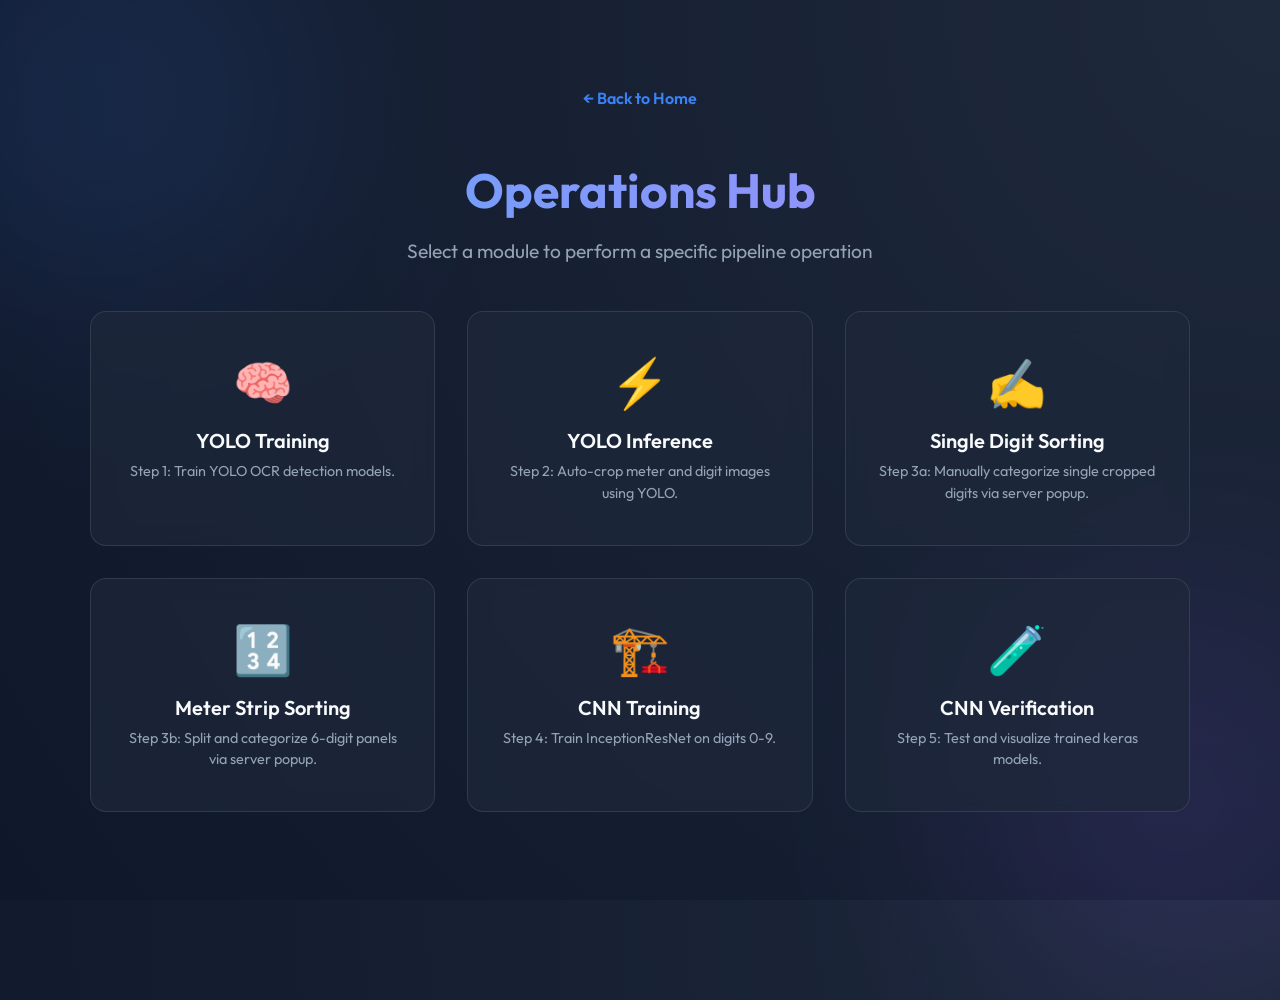
<file: templates/dashboard.html>
<!DOCTYPE html>
<html lang="en">
<head>
    <meta charset="UTF-8">
    <title>Pipeline Dashboard Hub</title>
    <link href="https://fonts.googleapis.com/css2?family=Outfit:wght@300;400;600;700&display=swap" rel="stylesheet">
    <style>
        :root {
            --bg-color: #0f172a;
            --card-bg: rgba(30, 41, 59, 0.7);
            --text-main: #f8fafc;
            --text-muted: #94a3b8;
            --accent: #3b82f6;
            --card-border: rgba(255, 255, 255, 0.1);
        }
        body {
            margin: 0;
            font-family: 'Outfit', sans-serif;
            background: radial-gradient(circle at top right, #1e293b, var(--bg-color));
            color: var(--text-main);
            min-height: 100vh;
            display: flex;
            align-items: center;
            justify-content: center;
        }
        .blob {
            position: absolute;
            width: 400px; height: 400px;
            background: var(--accent);
            border-radius: 50%;
            filter: blur(120px);
            opacity: 0.15;
            z-index: 1;
        }
        .blob-1 { top: -100px; left: -100px; }
        .blob-2 { bottom: -100px; right: -100px; background: #8b5cf6; }
        
        .container { z-index: 10; padding: 2rem; max-width: 1100px; width: 100%; text-align: center; }
        h1 {
            font-size: 3rem; margin-bottom: 0.5rem;
            background: linear-gradient(to right, #60a5fa, #a78bfa);
            -webkit-background-clip: text;
            background-clip: text;
            -webkit-text-fill-color: transparent;
        }
        .cards {
            display: grid;
            grid-template-columns: repeat(auto-fit, minmax(280px, 1fr));
            gap: 2rem;
            margin-top: 3rem;
        }
        .card {
            background: var(--card-bg);
            border: 1px solid var(--card-border);
            border-radius: 16px;
            padding: 2.5rem 2rem;
            text-decoration: none;
            color: var(--text-main);
            backdrop-filter: blur(10px);
            transition: transform 0.3s, box-shadow 0.3s, border-color 0.3s;
            display: flex; flex-direction: column; align-items: center;
        }
        .card:hover {
            transform: translateY(-5px);
            box-shadow: 0 15px 30px rgba(0,0,0,0.4);
            border-color: var(--accent);
        }
        .card-icon { font-size: 3rem; margin-bottom: 1rem; }
        .card-title { font-size: 1.25rem; font-weight: 600; margin-bottom: 0.5rem; }
        .card-desc { font-size: 0.9rem; color: var(--text-muted); line-height: 1.5; }
    </style>
</head>
<body>
    <div class="blob blob-1"></div><div class="blob blob-2"></div>
    <div class="container">
        <a href="/" style="color:var(--accent); text-decoration:none; font-weight:600; margin-bottom: 20px; display:inline-block;">&larr; Back to Home</a>
        <h1>Operations Hub</h1>
        <p class="subtitle" style="color:var(--text-muted); font-size:1.2rem;">Select a module to perform a specific pipeline operation</p>
        
        <div class="cards">
            <a href="/ui/yolo_train" class="card">
                <div class="card-icon">🧠</div>
                <div class="card-title">YOLO Training</div>
                <div class="card-desc">Step 1: Train YOLO OCR detection models.</div>
            </a>
            <a href="/ui/yolo_inference" class="card">
                <div class="card-icon">⚡</div>
                <div class="card-title">YOLO Inference</div>
                <div class="card-desc">Step 2: Auto-crop meter and digit images using YOLO.</div>
            </a>
            <a href="/ui/manual_label" class="card">
                <div class="card-icon">✍️</div>
                <div class="card-title">Single Digit Sorting</div>
                <div class="card-desc">Step 3a: Manually categorize single cropped digits via server popup.</div>
            </a>
            <a href="/ui/meter_label" class="card">
                <div class="card-icon">🔢</div>
                <div class="card-title">Meter Strip Sorting</div>
                <div class="card-desc">Step 3b: Split and categorize 6-digit panels via server popup.</div>
            </a>
            <a href="/ui/cnn_train" class="card">
                <div class="card-icon">🏗️</div>
                <div class="card-title">CNN Training</div>
                <div class="card-desc">Step 4: Train InceptionResNet on digits 0-9.</div>
            </a>
            <a href="/ui/cnn_test" class="card">
                <div class="card-icon">🧪</div>
                <div class="card-title">CNN Verification</div>
                <div class="card-desc">Step 5: Test and visualize trained keras models.</div>
            </a>
        </div>
    </div>
</body>
</html>
</file>
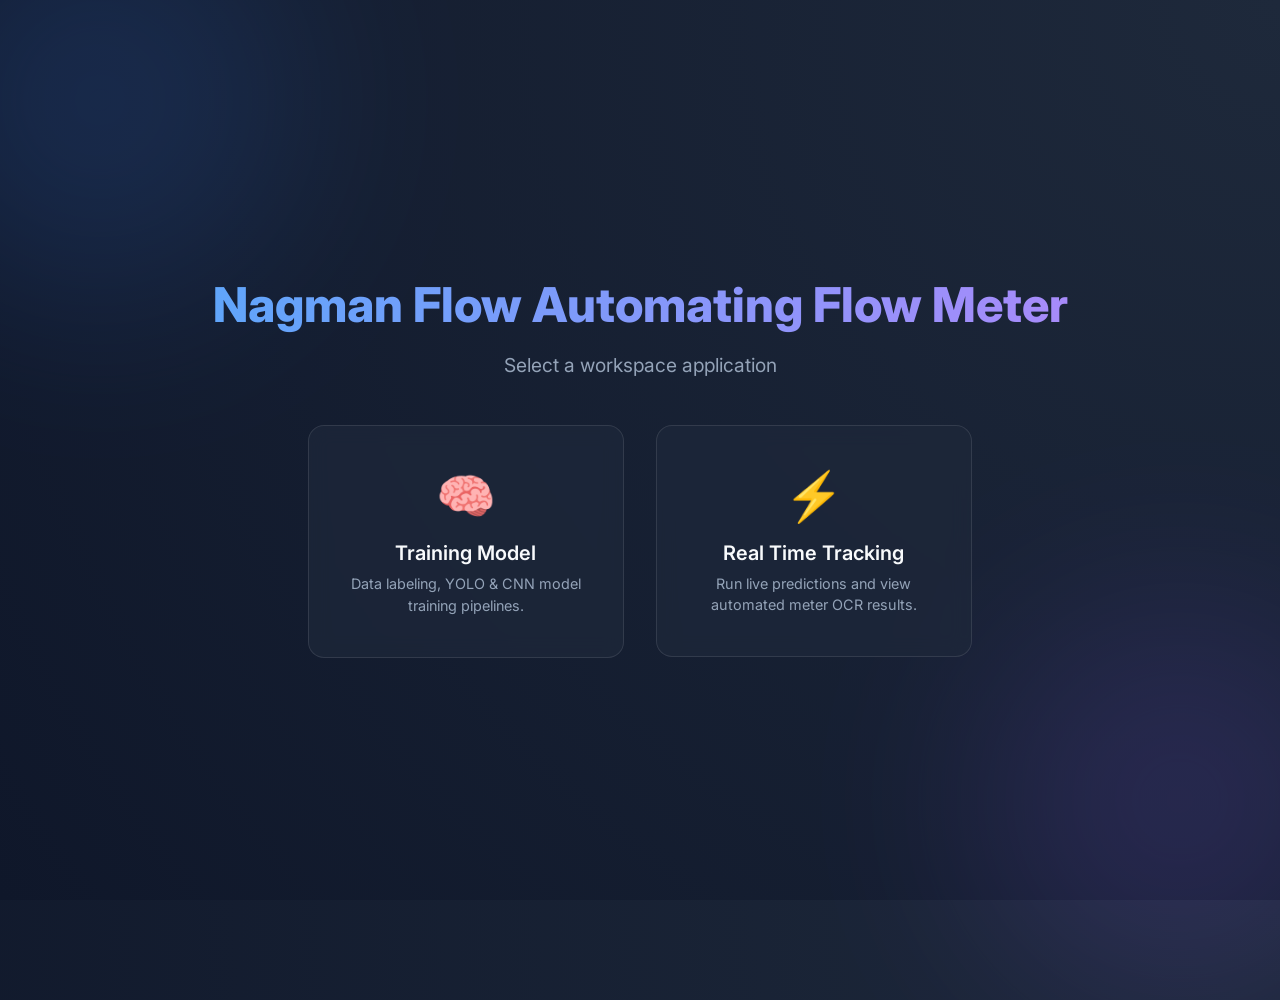
<file: templates/home.html>
<!DOCTYPE html>
<html lang="en">
<head>
    <meta charset="UTF-8">
    <title>Nagman Flow Automating Flow Meter</title>
    <link href="https://fonts.googleapis.com/css2?family=Inter:wght@400;600;800&display=swap" rel="stylesheet">
    <style>
        :root {
            --bg-color: #0f172a;
            --card-bg: rgba(30, 41, 59, 0.7);
            --text-main: #f8fafc;
            --text-muted: #94a3b8;
            --accent: #3b82f6;
            --accent-hover: #60a5fa;
            --card-border: rgba(255, 255, 255, 0.1);
        }
        body {
            margin: 0;
            font-family: 'Inter', sans-serif;
            background: var(--bg-color);
            color: var(--text-main);
            display: flex;
            flex-direction: column;
            align-items: center;
            justify-content: center;
            min-height: 100vh;
            overflow: hidden;
            background-image: radial-gradient(circle at top right, #1e293b, #0f172a);
        }
        .blob {
            position: absolute;
            width: 400px; height: 400px;
            background: #3b82f6;
            border-radius: 50%;
            filter: blur(100px);
            opacity: 0.15;
            z-index: 1;
        }
        .blob-1 { top: -100px; left: -100px; }
        .blob-2 { bottom: -100px; right: -100px; background: #8b5cf6; }
        .container {
            text-align: center;
            z-index: 10;
            padding: 2rem;
        }
        h1 {
            font-size: 3rem;
            margin-bottom: 0.5rem;
            background: linear-gradient(to right, #60a5fa, #a78bfa);
            -webkit-background-clip: text;
            -webkit-text-fill-color: transparent;
            font-weight: 800;
        }
        p.subtitle {
            font-size: 1.2rem;
            color: var(--text-muted);
            margin-bottom: 3rem;
        }
        .cards {
            display: flex;
            gap: 2rem;
            justify-content: center;
            flex-wrap: wrap;
        }
        .card {
            background: var(--card-bg);
            border: 1px solid var(--card-border);
            border-radius: 16px;
            padding: 2.5rem 2rem;
            width: 250px;
            text-decoration: none;
            color: var(--text-main);
            backdrop-filter: blur(10px);
            transition: transform 0.3s ease, box-shadow 0.3s ease, border-color 0.3s ease;
            position: relative;
            overflow: hidden;
            display: flex;
            flex-direction: column;
            align-items: center;
        }
        .card::before {
            content: '';
            position: absolute;
            top: 0; left: 0; right: 0; bottom: 0;
            background: linear-gradient(135deg, rgba(255,255,255,0.05), rgba(255,255,255,0));
            opacity: 0;
            transition: opacity 0.3s ease;
        }
        .card:hover {
            transform: translateY(-5px);
            box-shadow: 0 20px 40px rgba(0,0,0,0.4);
            border-color: var(--accent);
        }
        .card:hover::before {
            opacity: 1;
        }
        .card-icon {
            font-size: 3rem;
            margin-bottom: 1rem;
        }
        .card-title {
            font-size: 1.25rem;
            font-weight: 600;
            margin-bottom: 0.5rem;
        }
        .card-desc {
            font-size: 0.9rem;
            color: var(--text-muted);
            line-height: 1.5;
        }
    </style>
</head>
<body>
    <div class="blob blob-1"></div>
    <div class="blob blob-2"></div>

    <div class="container">
        <h1>Nagman Flow Automating Flow Meter</h1>
        <p class="subtitle">Select a workspace application</p>
        <div class="cards">
            <a href="/dashboard" class="card">
                <div class="card-icon">🧠</div>
                <div class="card-title">Training Model</div>
                <div class="card-desc">Data labeling, YOLO & CNN model training pipelines.</div>
            </a>
            <a href="/realtime" class="card">
                <div class="card-icon">⚡</div>
                <div class="card-title">Real Time Tracking</div>
                <div class="card-desc">Run live predictions and view automated meter OCR results.</div>
            </a>
        </div>
    </div>
</body>
</html>
</file>
